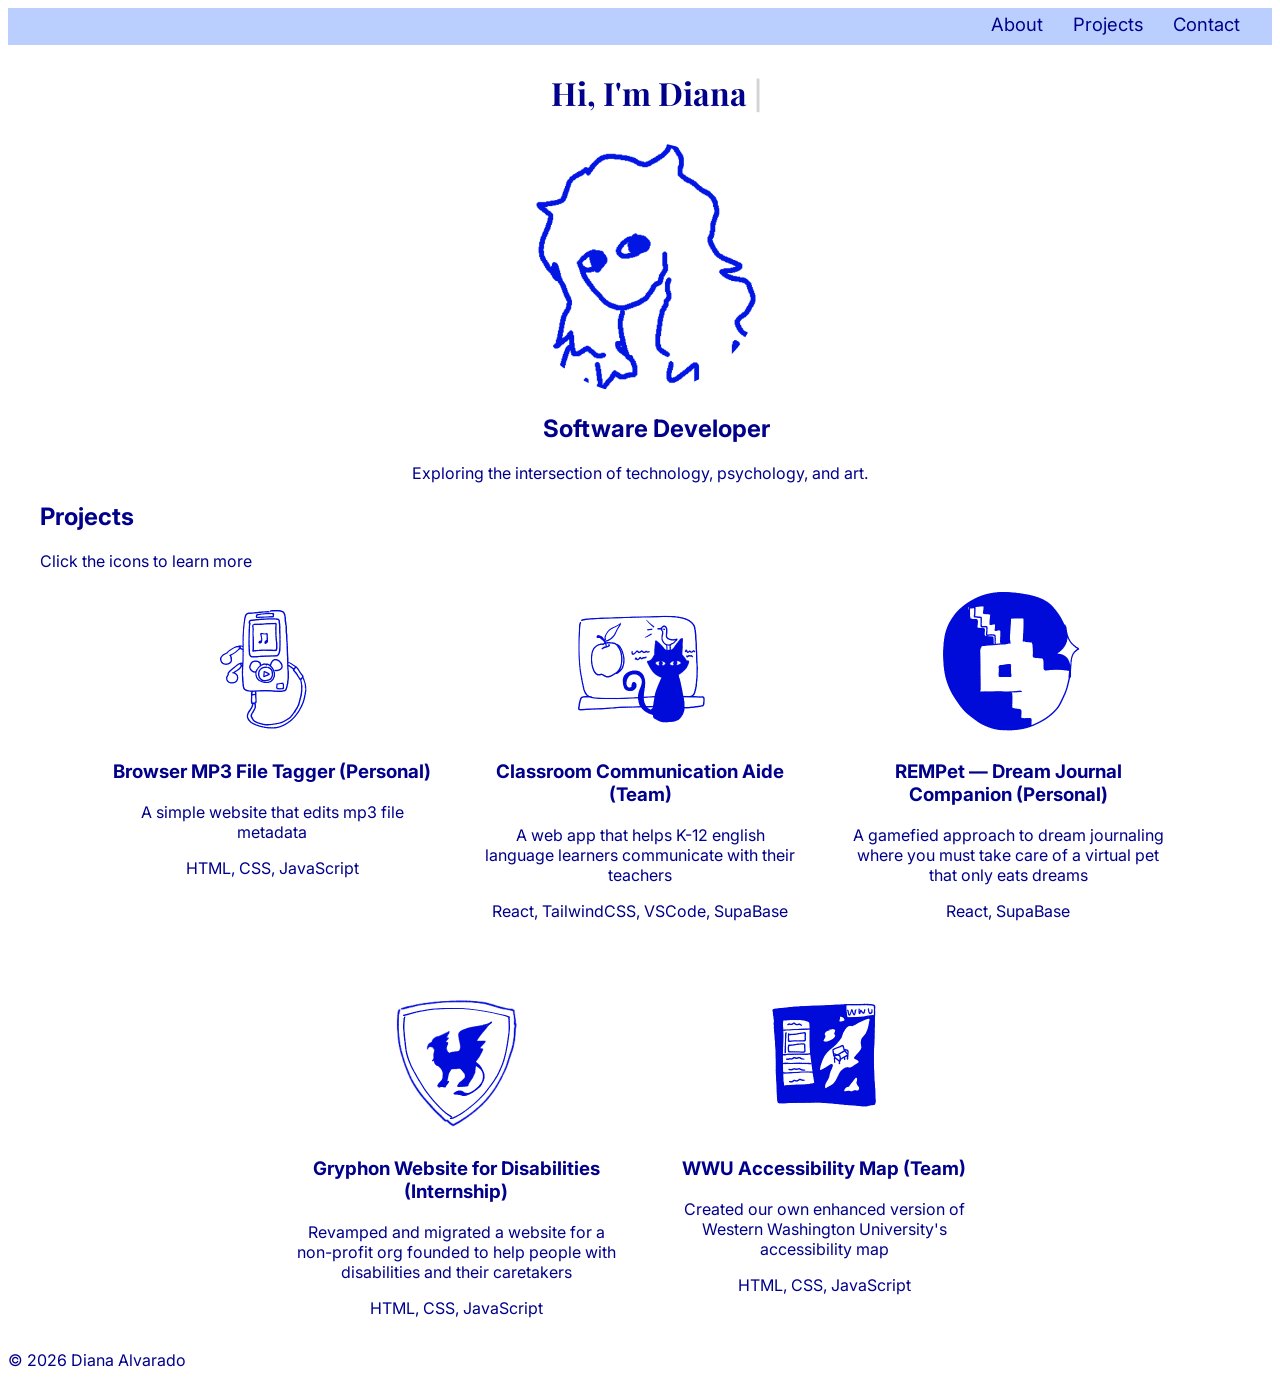
<file: index.html>
<!DOCTYPE html>
<html lang="en">
    <head>
        <meta charset="UTF-8">
        <meta name="viewport" content="width=device-width, initial-scale=1.0">
        <title>Diana's Porfolio</title>
        <link rel="stylesheet" href="style.css">


    </head>
    <body>
        <header>
            <nav class="navbar">
                <ul>
                    <li><a href="#">About</a></li>
                    <li><a href="pages/projects.html">Projects</a></li>
                    <li><a href="pages/contact.html">Contact</a></li>
                </ul>
            </nav>
            
        </header>
        <main>
            <section class="centered-section">
                <h1 id="about-header">Hi, I'm Diana Alvarado</h1>
                <img id="profile-img" src="images/drawing.png">
                <h2>Software Developer</h2>
                <p>Exploring the intersection of technology, psychology, and art.</p>
            </section>

            <section>
                <h2>Projects</h2>
                <p class="indented-text">Click the icons to learn more</p>
                <div class="project-row">
                    <div class="project-card">
                        <a href="pages/projects.html#MP3Tagger"><img src="images/mp3-drawing.png" height="150rem"></a>
                        <h3>Browser MP3 File Tagger (Personal)</h3>
                        <p>A simple website that edits mp3 file metadata</p>
                        <p>HTML, CSS, JavaScript</p>
                    </div>
                    <div class="project-card">
                        <a href="pages/projects.html#communication-aide"><img src="images/classroom-drawing.png" height="150rem"></a>
                        <h3>Classroom Communication Aide (Team)</h3>
                        <p>A web app that helps K-12 english language learners communicate with their teachers</p>
                        <p>React, TailwindCSS, VSCode, SupaBase</p>
                    </div>
                    <div class="project-card">
                        <a href="pages/projects.html#REMPet"><img src="images/dream-drawing.png" height="150rem"></a>
                        <h3>REMPet — Dream Journal Companion (Personal)</h3>
                        <p>A gamefied approach to dream journaling where you must take care of a virtual pet that only eats dreams</p>
                        <p>React, SupaBase</p>
                    </div>
                    <div class="project-card">
                        <a href="pages/projects.html#gryphon-website"><img src="images/gryphon-drawing.png" height="150rem"></a>
                        <h3>Gryphon Website for Disabilities (Internship)</h3>
                        <p>Revamped and migrated a website for a non-profit org founded to help people with disabilities and their caretakers</p>
                        <p>HTML, CSS, JavaScript</p>
                    </div>
                    <div class="project-card">
                        <a href="pages/projects.html#wwu-map"><img src="images/map-drawing.png" height="150rem"></a>
                        <h3>WWU Accessibility Map (Team)</h3>
                        <p>Created our own enhanced version of Western Washington University's accessibility map</p>
                        <p>HTML, CSS, JavaScript</p>
                    </div>
                </div>
            </section>
        </main>
        <footer>
            <p>&copy; 2026 Diana Alvarado</p>
        </footer>
        <script src="script.js"></script>
    </body>
</html>
</file>
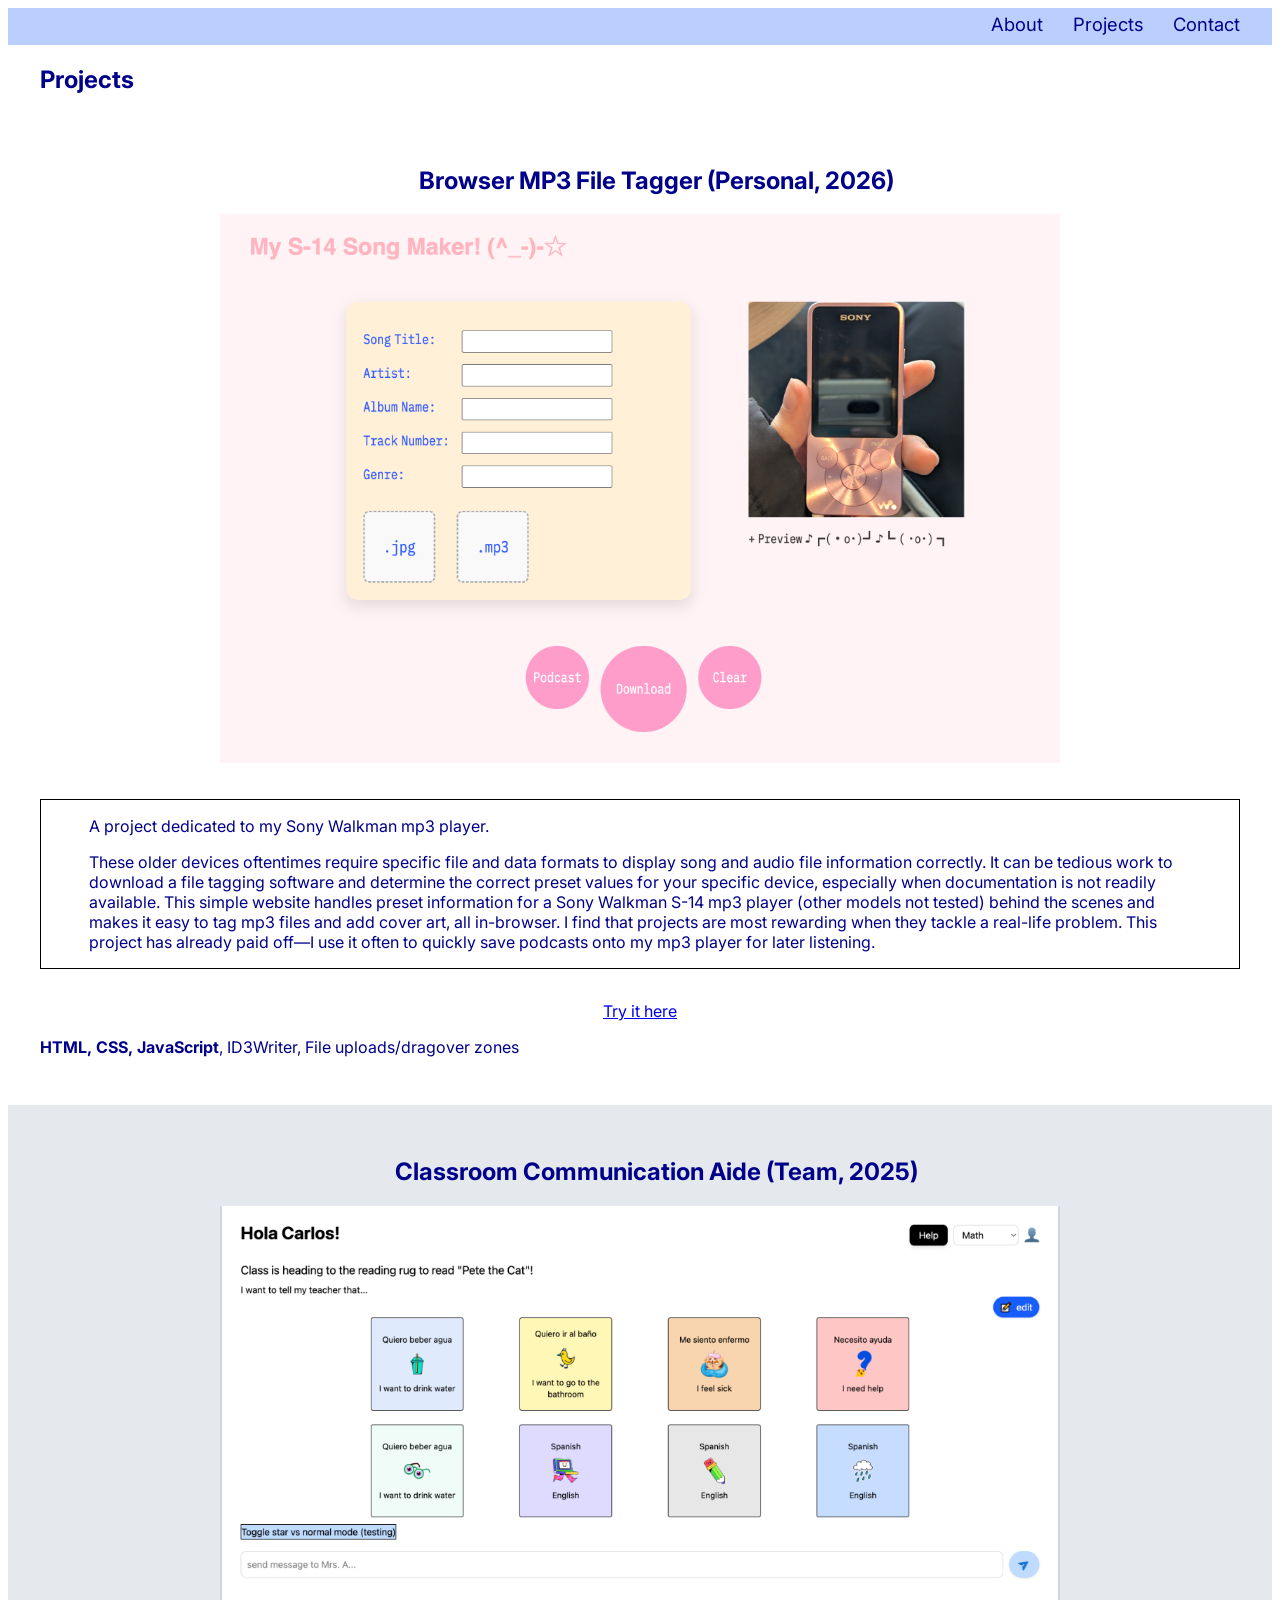
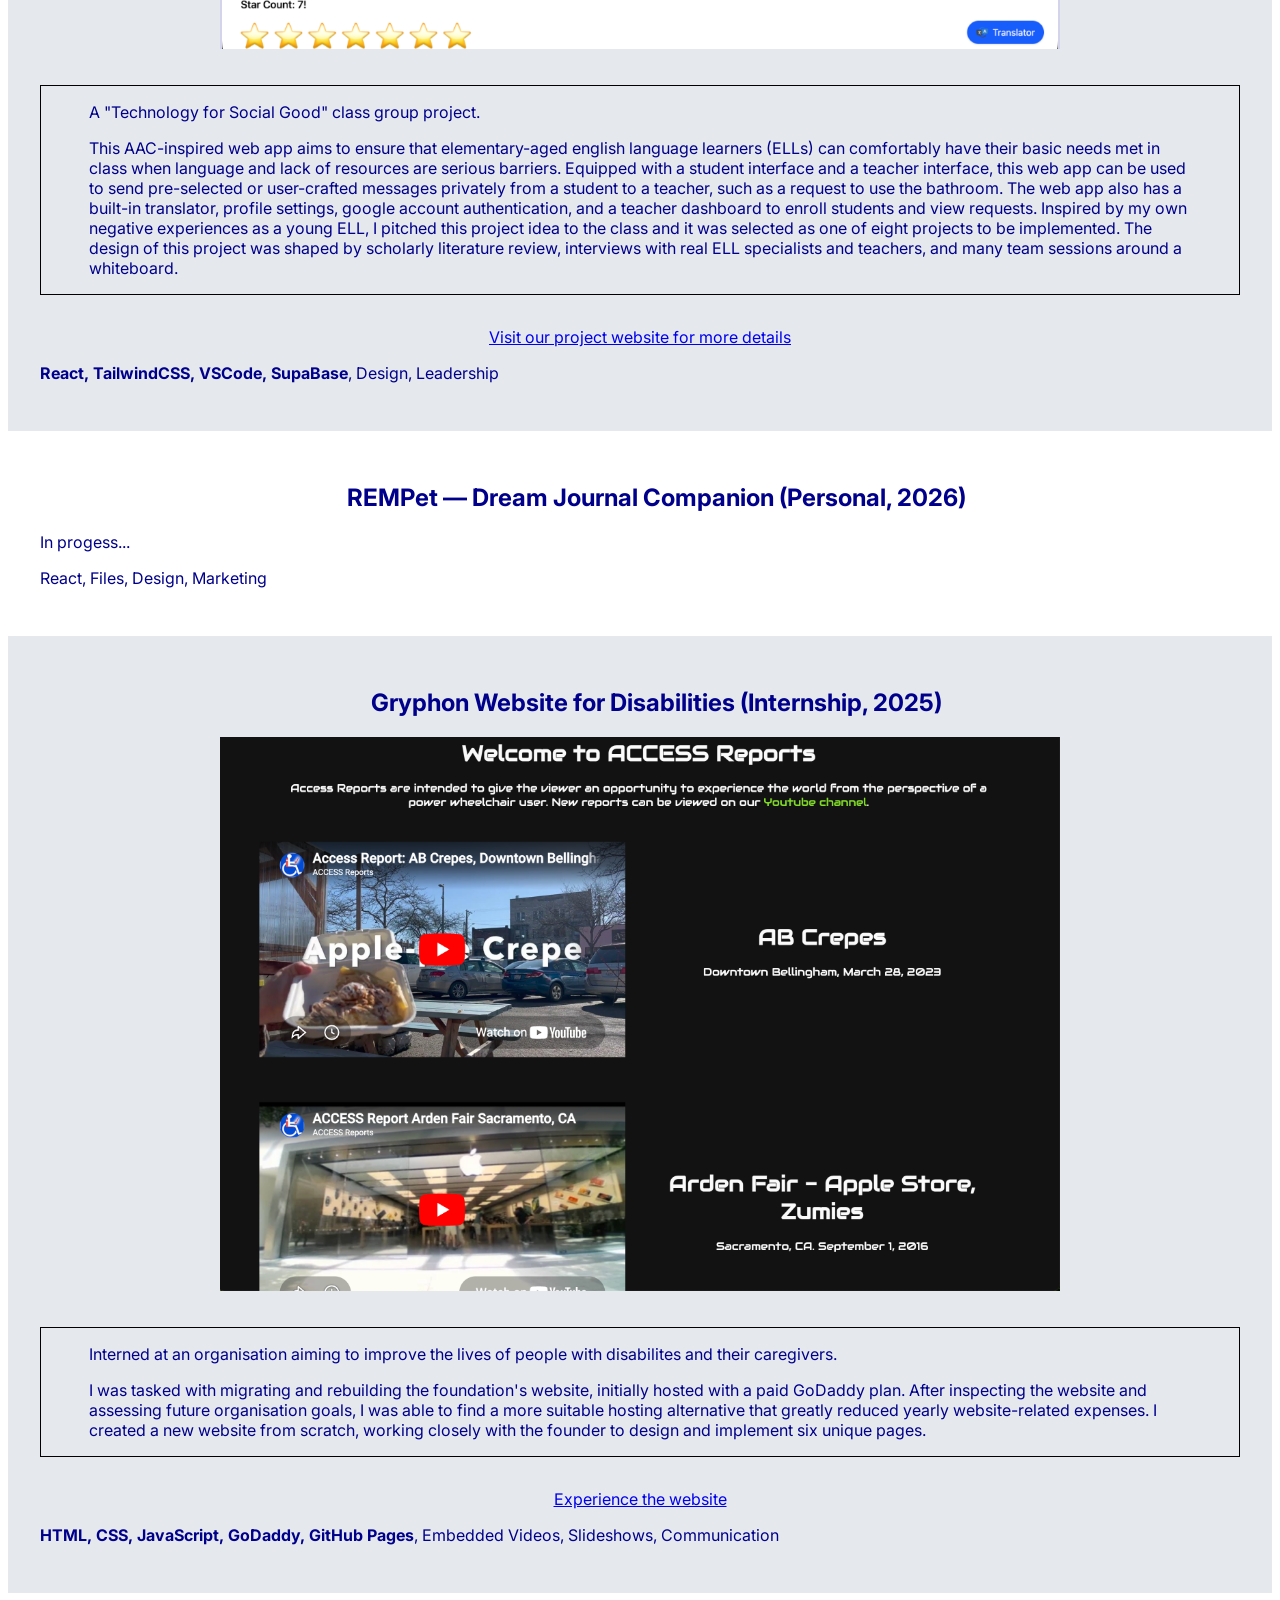
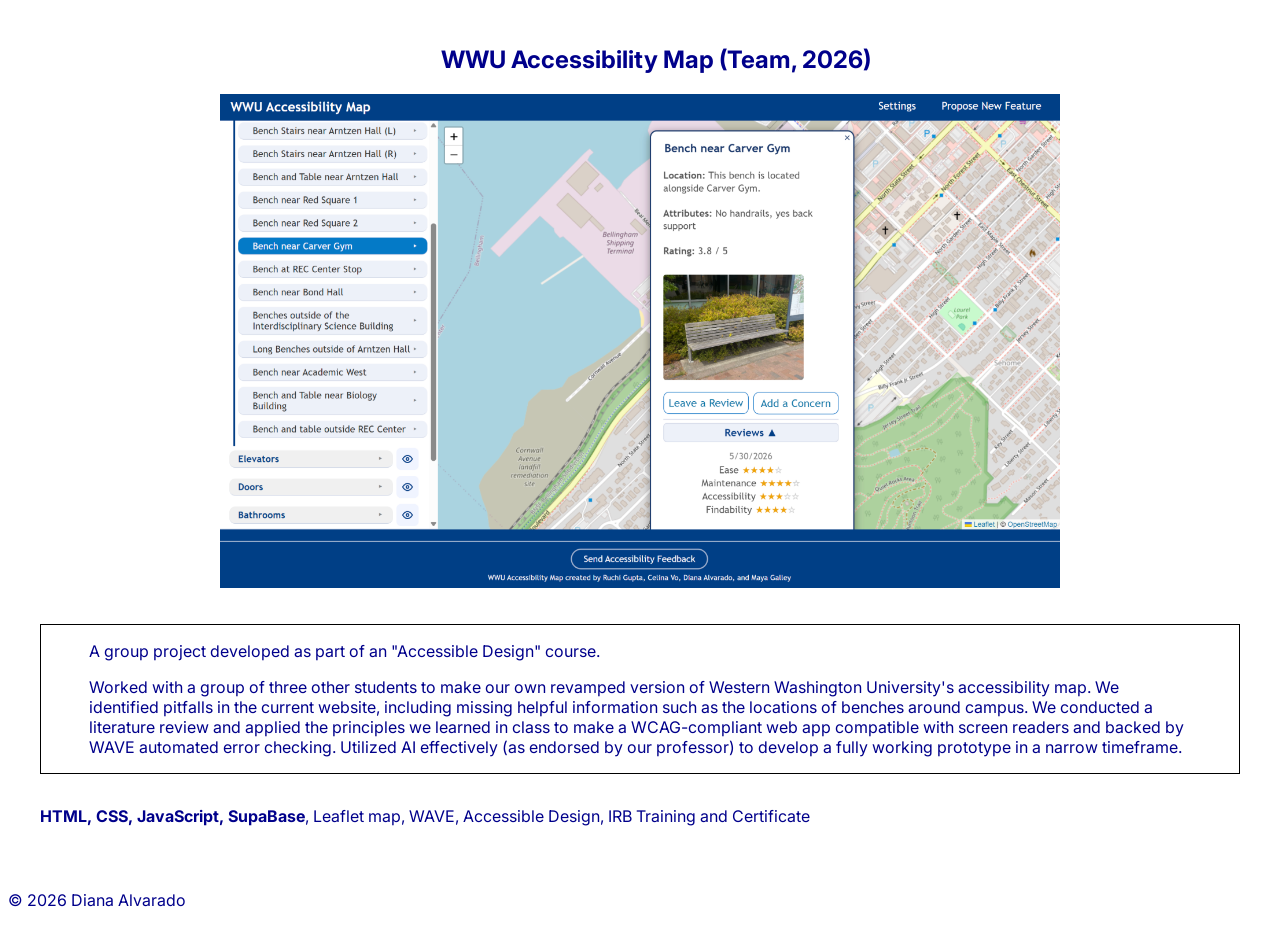
<file: pages/projects.html>
<!DOCTYPE html>
<html lang="en">
    <head>
        <meta charset="UTF-8">
        <meta name="viewport" content="width=device-width, initial-scale=1.0">
        <title>Diana's Porfolio</title>
        <link rel="stylesheet" href="../style.css">
    </head>
    <body>
        <header>
            <nav class="navbar">
                <ul>
                    <li><a href="../index.html">About</a></li>
                    <li><a href="#">Projects</a></li>
                    <li><a href="contact.html">Contact</a></li>
                </ul>
            </nav>
        </header>
        <main>
            <section>
                <h1>Projects</h1>
                <div class="project-container">
                    <h2 id="MP3Tagger" class="project-label">Browser MP3 File Tagger (Personal, 2026)</h2>
                    <img src="../images/projectThumbnails/mp3-thumbnail.png" class="side-image" height="400rem">
                    <div class="description-container">
                        <p>A project dedicated to my Sony Walkman mp3 player.</p>
                        <p>
                            These older devices oftentimes require specific file and data formats to display song and audio file information correctly. 
                            It can be tedious work to download a file tagging software and determine the correct preset values for your specific device, especially when documentation is not readily available.
                            This simple website handles preset information for a Sony Walkman S-14 mp3 player (other models not tested) behind the scenes and makes it easy to tag mp3 files and add cover art, all in-browser.
                            I find that projects are most rewarding when they tackle a real-life problem. This project has already paid off—I use it often to quickly save podcasts onto my mp3 player for later listening.
                        </p>
                    </div>
                    <a href="../mp3Project/frontend/mp3Home.html">Try it here</a>
                    <p><b>HTML, CSS, JavaScript</b>, ID3Writer, File uploads/dragover zones</p>
                </div>

                <div class="project-container" style="background-color: rgb(229, 233, 238)">
                    <h2 id="communication-aide" class="project-label">Classroom Communication Aide (Team, 2025)</h2>
                    <img src="../images/projectThumbnails/classroom-thumbnail.png" class="side-image" height="400rem">
                    <div class="description-container">
                        <p>A "Technology for Social Good" class group project.</p>
                        <p>
                            This AAC-inspired web app aims to ensure that elementary-aged english language learners (ELLs) can comfortably have their basic needs met in class when language and lack of resources are serious barriers.
                            Equipped with a student interface and a teacher interface, this web app can be used to send pre-selected or user-crafted messages privately from a student to a teacher, such as a request to use the bathroom.
                            The web app also has a built-in translator, profile settings, google account authentication, and a teacher dashboard to enroll students and view requests.
                            Inspired by my own negative experiences as a young ELL, I pitched this project idea to the class and it was selected as one of eight projects to be implemented.
                            The design of this project was shaped by scholarly literature review, interviews with real ELL specialists and teachers, and many team sessions around a whiteboard.
                        </p>
                    </div>
                    <a href="https://classroomcommunicationaide.github.io/">Visit our project website for more details</a>
                    <p><b>React, TailwindCSS, VSCode, SupaBase</b>, Design, Leadership</p>
                </div>

                <div class="project-container">
                    <h2 id="REMPet" class="project-label">REMPet — Dream Journal Companion (Personal, 2026)</h2>
                    <p>In progess...</p>
                    <p>React, Files, Design, Marketing</p>
                </div>

                <div class="project-container" style="background-color: rgb(229, 233, 238)">
                    <h2 id="gryphon-website" class="project-label">Gryphon Website for Disabilities (Internship, 2025)</h2>
                    <img src="../images/projectThumbnails/gryphon-thumbnail.png" class="side-image" height="400rem">
                    <div class="description-container">
                        <p>Interned at an organisation aiming to improve the lives of people with disabilites and their caregivers.</p>
                        <p>I was tasked with migrating and rebuilding the foundation's website, initially hosted with a paid GoDaddy plan.
                            After inspecting the website and assessing future organisation goals, I was able to find a more suitable hosting alternative that greatly reduced yearly website-related expenses.
                            I created a new website from scratch, working closely with the founder to design and implement six unique pages.
                        </p>
                    </div>
                    <a href="https://gryphonfoundation.org/index.html">Experience the website</a>
                    <p><b>HTML, CSS, JavaScript, GoDaddy, GitHub Pages</b>, Embedded Videos, Slideshows, Communication</p>
                </div>

                <div class="project-container">
                    <h2 id="wwu-map" class="project-label">WWU Accessibility Map (Team, 2026)</h2>
                    <img src="../images/projectThumbnails/map-thumbnail.png" class="side-image" height="400rem">
                    <div class="description-container">
                        <p>A group project developed as part of an "Accessible Design" course.</p>
                        <p>
                            Worked with a group of three other students to make our own revamped version of Western Washington University's accessibility map.
                            We identified pitfalls in the current website, including missing helpful information such as the locations of benches around campus.
                            We conducted a literature review and applied the principles we learned in class to make a WCAG-compliant web app compatible with screen readers and backed by WAVE automated error checking.
                            Utilized AI effectively (as endorsed by our professor) to develop a fully working prototype in a narrow timeframe. 
                        </p>
                    </div>
                    <p><b>HTML, CSS, JavaScript, SupaBase</b>, Leaflet map, WAVE, Accessible Design, IRB Training and Certificate</p>
                </div>
            </section>
        </main>
        <footer>
            <p>&copy; 2026 Diana Alvarado</p>
        </footer>
    </body>
</html>
</file>
<file: style.css>
.navbar {
    background-color: rgb(187, 207, 255);
    padding: 0.3rem 2rem 2rem 2rem;
    font-family: 'Inter', serif;
}

.navbar ul {
    display: flex;
    list-style-type: none;
    margin: 0;
    padding: 0;
    font-size: 1.15rem;
    float: right;
}

.navbar li {
    margin-left: 30px;
}

.navbar a {
    color: darkblue;
    text-decoration: none;
}

.navbar a:hover {
    color: rgb(35, 76, 255);
    cursor: pointer;
}

@font-face {
  font-family: 'Inter';
  src: url('fonts/Inter-VariableFont_opsz\,wght.ttf') format('truetype');
}

@font-face {
  font-family: 'PlayfairDisplay';
  src: url('fonts/PlayfairDisplay-VariableFont_wght.ttf') format('truetype');
}

#about-header {
    display: inline-block;
    font-size: 2rem;
    font-family: 'PlayfairDisplay', serif;
    white-space: nowrap;
}

#about-header::after {
    content: "|";
    color: lightgrey;
    animation: blink 1s infinite;
}

@keyframes blink {
    50% {
        opacity: 0;
    }
}

#profile-img {
    display: block;
    width: 20%;
    border-radius: 50%;
    height: auto;
    margin-left: auto;
    margin-right: auto;
}

#profile-img:hover {
    cursor: pointer;
}

.centered-section {
    text-align: center;
}

body {
    color: darkblue;
    font-family: 'Inter', serif;
}

h2, h1 {
    padding-left: 2rem;
}

.indented-text {
    padding-left: 2rem;
}

.project-card {
    text-align: center;
    width: 20rem;
}

.project-container {
    justify-content: center;
    align-content: center;
    align-self: center;
    text-align: center;
    padding: 2rem;
}

.project-container p {
    text-align: left;
}

.project-container img {
    width: 70%;
    height: auto;
}

.project-label {
    text-align: center;
}


.project-row {
    display: flex;
    flex-wrap: wrap;
    gap: 3rem; 
    justify-content: center;
}

.project-card img:hover {
  transform: scale(1.15);
  position: relative;
  z-index: 10; 
}

#contact-links {
    display: flex;
    justify-self: center;
    gap: 2rem;
    padding-top: 2rem;
    padding-bottom: 2rem;
}

.description-container {
    padding-left: 3rem;
    padding-right: 3rem;
    margin-top: 2rem;
    margin-bottom: 2rem;
    border: 1px solid black;
}
</file>
